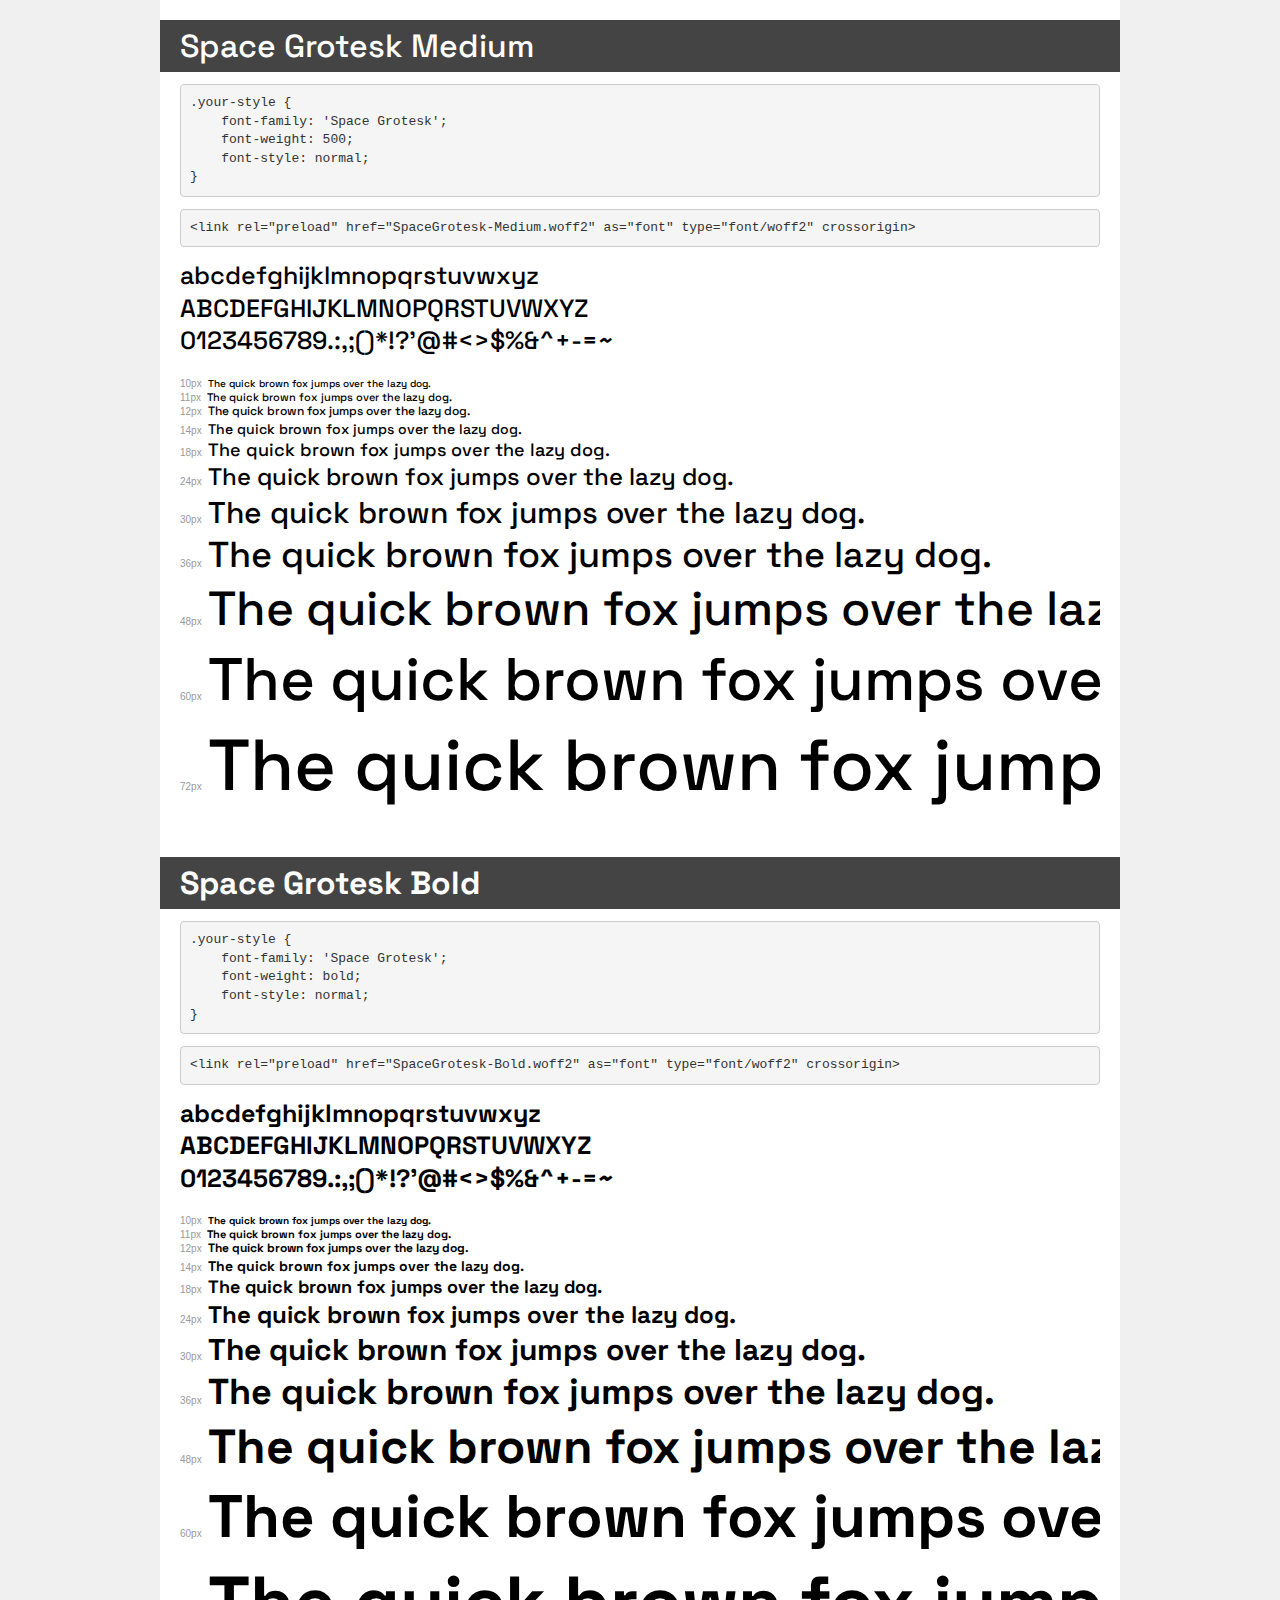
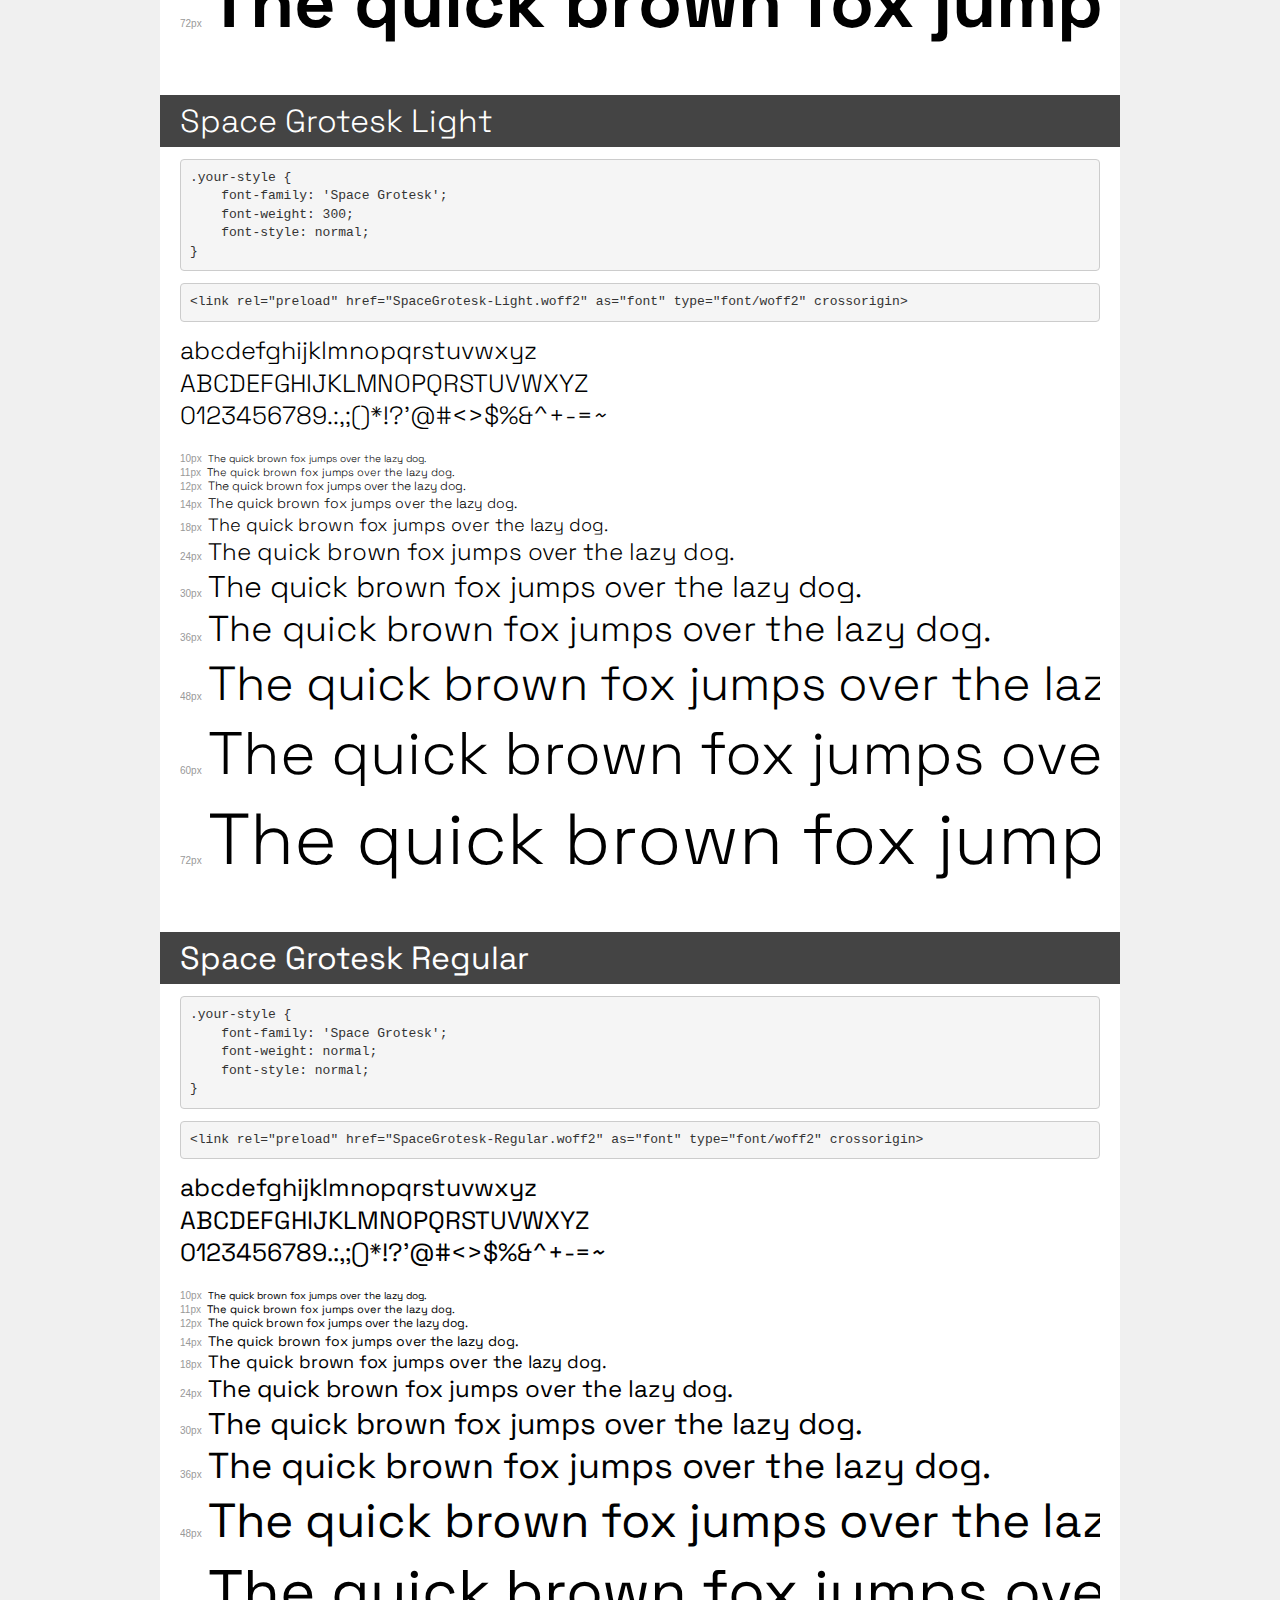
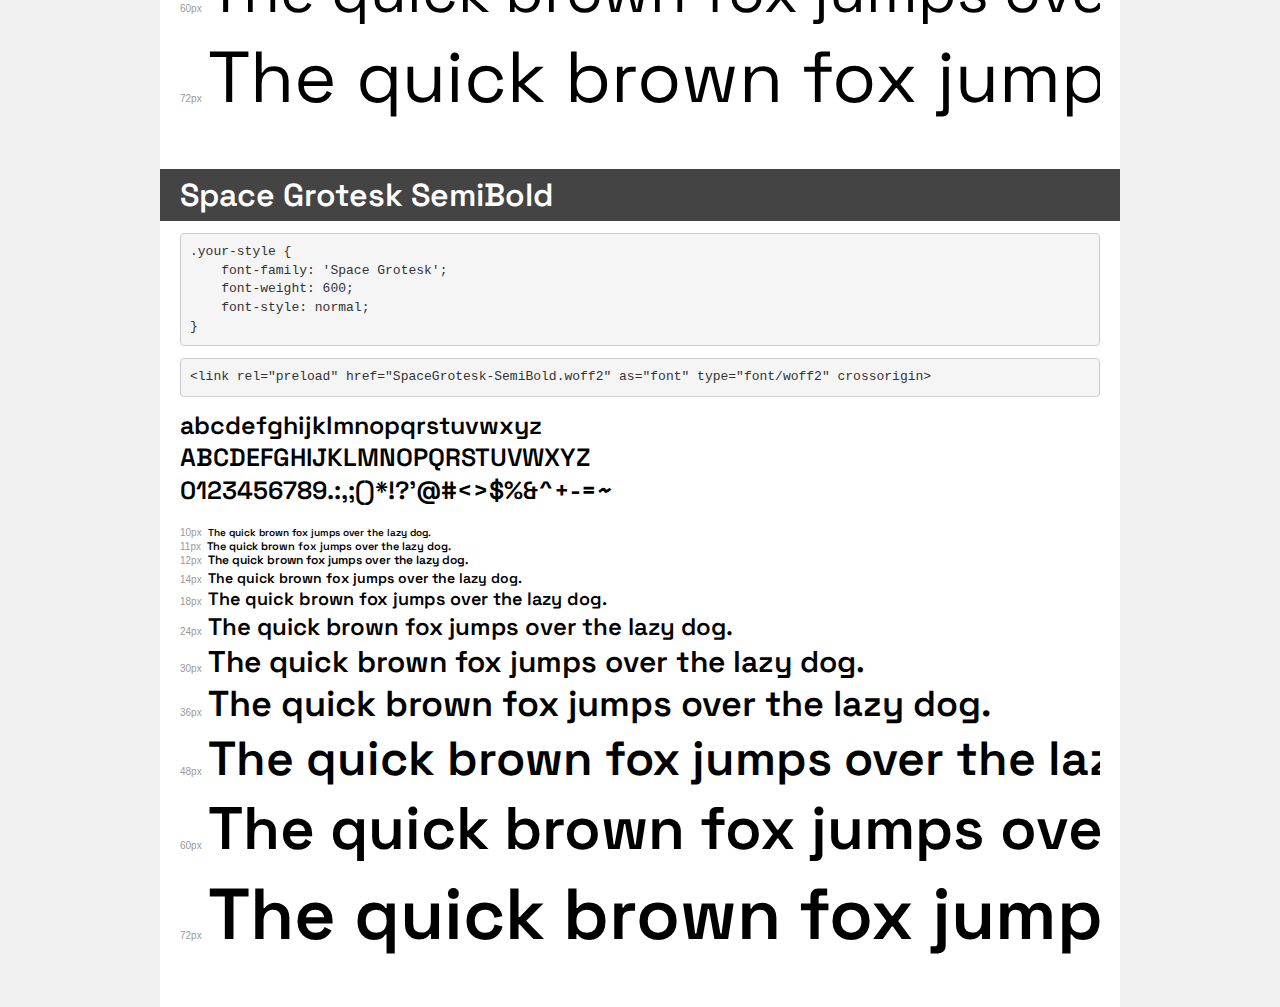
<file: assets/fonts/webfont/demo.html>
<!DOCTYPE html>
<html lang="en">
<head>
    <meta charset="utf-8">
    <meta http-equiv="X-UA-Compatible" content="IE=edge">
    <meta name="viewport" content="width=device-width, initial-scale=1">
    <meta name="robots" content="noindex, noarchive">
    <meta name="format-detection" content="telephone=no">
    <title>Transfonter demo</title>
    <link href="stylesheet.css" rel="stylesheet">
    <style>
        /*
        http://meyerweb.com/eric/tools/css/reset/
        v2.0 | 20110126
        License: none (public domain)
        */
        html, body, div, span, applet, object, iframe,
        h1, h2, h3, h4, h5, h6, p, blockquote, pre,
        a, abbr, acronym, address, big, cite, code,
        del, dfn, em, img, ins, kbd, q, s, samp,
        small, strike, strong, sub, sup, tt, var,
        b, u, i, center,
        dl, dt, dd, ol, ul, li,
        fieldset, form, label, legend,
        table, caption, tbody, tfoot, thead, tr, th, td,
        article, aside, canvas, details, embed,
        figure, figcaption, footer, header, hgroup,
        menu, nav, output, ruby, section, summary,
        time, mark, audio, video {
            margin: 0;
            padding: 0;
            border: 0;
            font-size: 100%;
            font: inherit;
            vertical-align: baseline;
        }
        /* HTML5 display-role reset for older browsers */
        article, aside, details, figcaption, figure,
        footer, header, hgroup, menu, nav, section {
            display: block;
        }
        body {
            line-height: 1;
        }
        ol, ul {
            list-style: none;
        }
        blockquote, q {
            quotes: none;
        }
        blockquote:before, blockquote:after,
        q:before, q:after {
            content: '';
            content: none;
        }
        table {
            border-collapse: collapse;
            border-spacing: 0;
        }
        /* demo styles */
        body {
            background: #f0f0f0;
            color: #000;
        }
        .page {
            background: #fff;
            width: 920px;
            margin: 0 auto;
            padding: 20px 20px 0 20px;
            overflow: hidden;
        }
        .font-container {
            overflow-x: auto;
            overflow-y: hidden;
            margin-bottom: 40px;
            line-height: 1.3;
            white-space: nowrap;
            padding-bottom: 5px;
        }
        h1 {
            position: relative;
            background: #444;
            font-size: 32px;
            color: #fff;
            padding: 10px 20px;
            margin: 0 -20px 12px -20px;
        }
        .letters {
            font-size: 25px;
            margin-bottom: 20px;
        }
        .s10:before {
            content: '10px';
        }
        .s11:before {
            content: '11px';
        }
        .s12:before {
            content: '12px';
        }
        .s14:before {
            content: '14px';
        }
        .s18:before {
            content: '18px';
        }
        .s24:before {
            content: '24px';
        }
        .s30:before {
            content: '30px';
        }
        .s36:before {
            content: '36px';
        }
        .s48:before {
            content: '48px';
        }
        .s60:before {
            content: '60px';
        }
        .s72:before {
            content: '72px';
        }
        .s10:before, .s11:before, .s12:before, .s14:before,
        .s18:before, .s24:before, .s30:before, .s36:before,
        .s48:before, .s60:before, .s72:before {
            font-family: Arial, sans-serif;
            font-size: 10px;
            font-weight: normal;
            font-style: normal;
            color: #999;
            padding-right: 6px;
        }
        pre {
            display: block;
            padding: 9px;
            margin: 0 0 12px;
            font-family: Monaco, Menlo, Consolas, "Courier New", monospace;
            font-size: 13px;
            line-height: 1.428571429;
            color: #333;
            font-weight: normal;
            font-style: normal;
            background-color: #f5f5f5;
            border: 1px solid #ccc;
            overflow-x: auto;
            border-radius: 4px;
        }
        /* responsive */
        @media (max-width: 959px) {
            .page {
                width: auto;
                margin: 0;
            }
        }
    </style>
</head>
<body>
<div class="page">
    <div class="demo">
        <h1 style="font-family: 'Space Grotesk'; font-weight: 500; font-style: normal;">Space Grotesk Medium</h1>
        <pre title="Usage">.your-style {
    font-family: 'Space Grotesk';
    font-weight: 500;
    font-style: normal;
}</pre>
        <pre title="Preload (optional)">
&lt;link rel=&quot;preload&quot; href=&quot;SpaceGrotesk-Medium.woff2&quot; as=&quot;font&quot; type=&quot;font/woff2&quot; crossorigin&gt;</pre>
        <div class="font-container" style="font-family: 'Space Grotesk'; font-weight: 500; font-style: normal;">
            <p class="letters">
                abcdefghijklmnopqrstuvwxyz<br>
ABCDEFGHIJKLMNOPQRSTUVWXYZ<br>
                0123456789.:,;()*!?'@#&lt;&gt;$%&^+-=~
            </p>
            <p class="s10" style="font-size: 10px;">The quick brown fox jumps over the lazy dog.</p>
            <p class="s11" style="font-size: 11px;">The quick brown fox jumps over the lazy dog.</p>
            <p class="s12" style="font-size: 12px;">The quick brown fox jumps over the lazy dog.</p>
            <p class="s14" style="font-size: 14px;">The quick brown fox jumps over the lazy dog.</p>
            <p class="s18" style="font-size: 18px;">The quick brown fox jumps over the lazy dog.</p>
            <p class="s24" style="font-size: 24px;">The quick brown fox jumps over the lazy dog.</p>
            <p class="s30" style="font-size: 30px;">The quick brown fox jumps over the lazy dog.</p>
            <p class="s36" style="font-size: 36px;">The quick brown fox jumps over the lazy dog.</p>
            <p class="s48" style="font-size: 48px;">The quick brown fox jumps over the lazy dog.</p>
            <p class="s60" style="font-size: 60px;">The quick brown fox jumps over the lazy dog.</p>
            <p class="s72" style="font-size: 72px;">The quick brown fox jumps over the lazy dog.</p>
        </div>
    </div>

    <div class="demo">
        <h1 style="font-family: 'Space Grotesk'; font-weight: bold; font-style: normal;">Space Grotesk Bold</h1>
        <pre title="Usage">.your-style {
    font-family: 'Space Grotesk';
    font-weight: bold;
    font-style: normal;
}</pre>
        <pre title="Preload (optional)">
&lt;link rel=&quot;preload&quot; href=&quot;SpaceGrotesk-Bold.woff2&quot; as=&quot;font&quot; type=&quot;font/woff2&quot; crossorigin&gt;</pre>
        <div class="font-container" style="font-family: 'Space Grotesk'; font-weight: bold; font-style: normal;">
            <p class="letters">
                abcdefghijklmnopqrstuvwxyz<br>
ABCDEFGHIJKLMNOPQRSTUVWXYZ<br>
                0123456789.:,;()*!?'@#&lt;&gt;$%&^+-=~
            </p>
            <p class="s10" style="font-size: 10px;">The quick brown fox jumps over the lazy dog.</p>
            <p class="s11" style="font-size: 11px;">The quick brown fox jumps over the lazy dog.</p>
            <p class="s12" style="font-size: 12px;">The quick brown fox jumps over the lazy dog.</p>
            <p class="s14" style="font-size: 14px;">The quick brown fox jumps over the lazy dog.</p>
            <p class="s18" style="font-size: 18px;">The quick brown fox jumps over the lazy dog.</p>
            <p class="s24" style="font-size: 24px;">The quick brown fox jumps over the lazy dog.</p>
            <p class="s30" style="font-size: 30px;">The quick brown fox jumps over the lazy dog.</p>
            <p class="s36" style="font-size: 36px;">The quick brown fox jumps over the lazy dog.</p>
            <p class="s48" style="font-size: 48px;">The quick brown fox jumps over the lazy dog.</p>
            <p class="s60" style="font-size: 60px;">The quick brown fox jumps over the lazy dog.</p>
            <p class="s72" style="font-size: 72px;">The quick brown fox jumps over the lazy dog.</p>
        </div>
    </div>

    <div class="demo">
        <h1 style="font-family: 'Space Grotesk'; font-weight: 300; font-style: normal;">Space Grotesk Light</h1>
        <pre title="Usage">.your-style {
    font-family: 'Space Grotesk';
    font-weight: 300;
    font-style: normal;
}</pre>
        <pre title="Preload (optional)">
&lt;link rel=&quot;preload&quot; href=&quot;SpaceGrotesk-Light.woff2&quot; as=&quot;font&quot; type=&quot;font/woff2&quot; crossorigin&gt;</pre>
        <div class="font-container" style="font-family: 'Space Grotesk'; font-weight: 300; font-style: normal;">
            <p class="letters">
                abcdefghijklmnopqrstuvwxyz<br>
ABCDEFGHIJKLMNOPQRSTUVWXYZ<br>
                0123456789.:,;()*!?'@#&lt;&gt;$%&^+-=~
            </p>
            <p class="s10" style="font-size: 10px;">The quick brown fox jumps over the lazy dog.</p>
            <p class="s11" style="font-size: 11px;">The quick brown fox jumps over the lazy dog.</p>
            <p class="s12" style="font-size: 12px;">The quick brown fox jumps over the lazy dog.</p>
            <p class="s14" style="font-size: 14px;">The quick brown fox jumps over the lazy dog.</p>
            <p class="s18" style="font-size: 18px;">The quick brown fox jumps over the lazy dog.</p>
            <p class="s24" style="font-size: 24px;">The quick brown fox jumps over the lazy dog.</p>
            <p class="s30" style="font-size: 30px;">The quick brown fox jumps over the lazy dog.</p>
            <p class="s36" style="font-size: 36px;">The quick brown fox jumps over the lazy dog.</p>
            <p class="s48" style="font-size: 48px;">The quick brown fox jumps over the lazy dog.</p>
            <p class="s60" style="font-size: 60px;">The quick brown fox jumps over the lazy dog.</p>
            <p class="s72" style="font-size: 72px;">The quick brown fox jumps over the lazy dog.</p>
        </div>
    </div>

    <div class="demo">
        <h1 style="font-family: 'Space Grotesk'; font-weight: normal; font-style: normal;">Space Grotesk Regular</h1>
        <pre title="Usage">.your-style {
    font-family: 'Space Grotesk';
    font-weight: normal;
    font-style: normal;
}</pre>
        <pre title="Preload (optional)">
&lt;link rel=&quot;preload&quot; href=&quot;SpaceGrotesk-Regular.woff2&quot; as=&quot;font&quot; type=&quot;font/woff2&quot; crossorigin&gt;</pre>
        <div class="font-container" style="font-family: 'Space Grotesk'; font-weight: normal; font-style: normal;">
            <p class="letters">
                abcdefghijklmnopqrstuvwxyz<br>
ABCDEFGHIJKLMNOPQRSTUVWXYZ<br>
                0123456789.:,;()*!?'@#&lt;&gt;$%&^+-=~
            </p>
            <p class="s10" style="font-size: 10px;">The quick brown fox jumps over the lazy dog.</p>
            <p class="s11" style="font-size: 11px;">The quick brown fox jumps over the lazy dog.</p>
            <p class="s12" style="font-size: 12px;">The quick brown fox jumps over the lazy dog.</p>
            <p class="s14" style="font-size: 14px;">The quick brown fox jumps over the lazy dog.</p>
            <p class="s18" style="font-size: 18px;">The quick brown fox jumps over the lazy dog.</p>
            <p class="s24" style="font-size: 24px;">The quick brown fox jumps over the lazy dog.</p>
            <p class="s30" style="font-size: 30px;">The quick brown fox jumps over the lazy dog.</p>
            <p class="s36" style="font-size: 36px;">The quick brown fox jumps over the lazy dog.</p>
            <p class="s48" style="font-size: 48px;">The quick brown fox jumps over the lazy dog.</p>
            <p class="s60" style="font-size: 60px;">The quick brown fox jumps over the lazy dog.</p>
            <p class="s72" style="font-size: 72px;">The quick brown fox jumps over the lazy dog.</p>
        </div>
    </div>

    <div class="demo">
        <h1 style="font-family: 'Space Grotesk'; font-weight: 600; font-style: normal;">Space Grotesk SemiBold</h1>
        <pre title="Usage">.your-style {
    font-family: 'Space Grotesk';
    font-weight: 600;
    font-style: normal;
}</pre>
        <pre title="Preload (optional)">
&lt;link rel=&quot;preload&quot; href=&quot;SpaceGrotesk-SemiBold.woff2&quot; as=&quot;font&quot; type=&quot;font/woff2&quot; crossorigin&gt;</pre>
        <div class="font-container" style="font-family: 'Space Grotesk'; font-weight: 600; font-style: normal;">
            <p class="letters">
                abcdefghijklmnopqrstuvwxyz<br>
ABCDEFGHIJKLMNOPQRSTUVWXYZ<br>
                0123456789.:,;()*!?'@#&lt;&gt;$%&^+-=~
            </p>
            <p class="s10" style="font-size: 10px;">The quick brown fox jumps over the lazy dog.</p>
            <p class="s11" style="font-size: 11px;">The quick brown fox jumps over the lazy dog.</p>
            <p class="s12" style="font-size: 12px;">The quick brown fox jumps over the lazy dog.</p>
            <p class="s14" style="font-size: 14px;">The quick brown fox jumps over the lazy dog.</p>
            <p class="s18" style="font-size: 18px;">The quick brown fox jumps over the lazy dog.</p>
            <p class="s24" style="font-size: 24px;">The quick brown fox jumps over the lazy dog.</p>
            <p class="s30" style="font-size: 30px;">The quick brown fox jumps over the lazy dog.</p>
            <p class="s36" style="font-size: 36px;">The quick brown fox jumps over the lazy dog.</p>
            <p class="s48" style="font-size: 48px;">The quick brown fox jumps over the lazy dog.</p>
            <p class="s60" style="font-size: 60px;">The quick brown fox jumps over the lazy dog.</p>
            <p class="s72" style="font-size: 72px;">The quick brown fox jumps over the lazy dog.</p>
        </div>
    </div>

</div>
</body>
</html>
</file>
<file: assets/fonts/webfont/stylesheet.css>
@font-face {
    font-family: 'Space Grotesk';
    src: url('SpaceGrotesk-Medium.woff2') format('woff2'),
        url('SpaceGrotesk-Medium.woff') format('woff');
    font-weight: 500;
    font-style: normal;
    font-display: swap;
}

@font-face {
    font-family: 'Space Grotesk';
    src: url('SpaceGrotesk-Bold.woff2') format('woff2'),
        url('SpaceGrotesk-Bold.woff') format('woff');
    font-weight: bold;
    font-style: normal;
    font-display: swap;
}

@font-face {
    font-family: 'Space Grotesk';
    src: url('SpaceGrotesk-Light.woff2') format('woff2'),
        url('SpaceGrotesk-Light.woff') format('woff');
    font-weight: 300;
    font-style: normal;
    font-display: swap;
}

@font-face {
    font-family: 'Space Grotesk';
    src: url('SpaceGrotesk-Regular.woff2') format('woff2'),
        url('SpaceGrotesk-Regular.woff') format('woff');
    font-weight: normal;
    font-style: normal;
    font-display: swap;
}

@font-face {
    font-family: 'Space Grotesk';
    src: url('SpaceGrotesk-SemiBold.woff2') format('woff2'),
        url('SpaceGrotesk-SemiBold.woff') format('woff');
    font-weight: 600;
    font-style: normal;
    font-display: swap;
}
</file>
